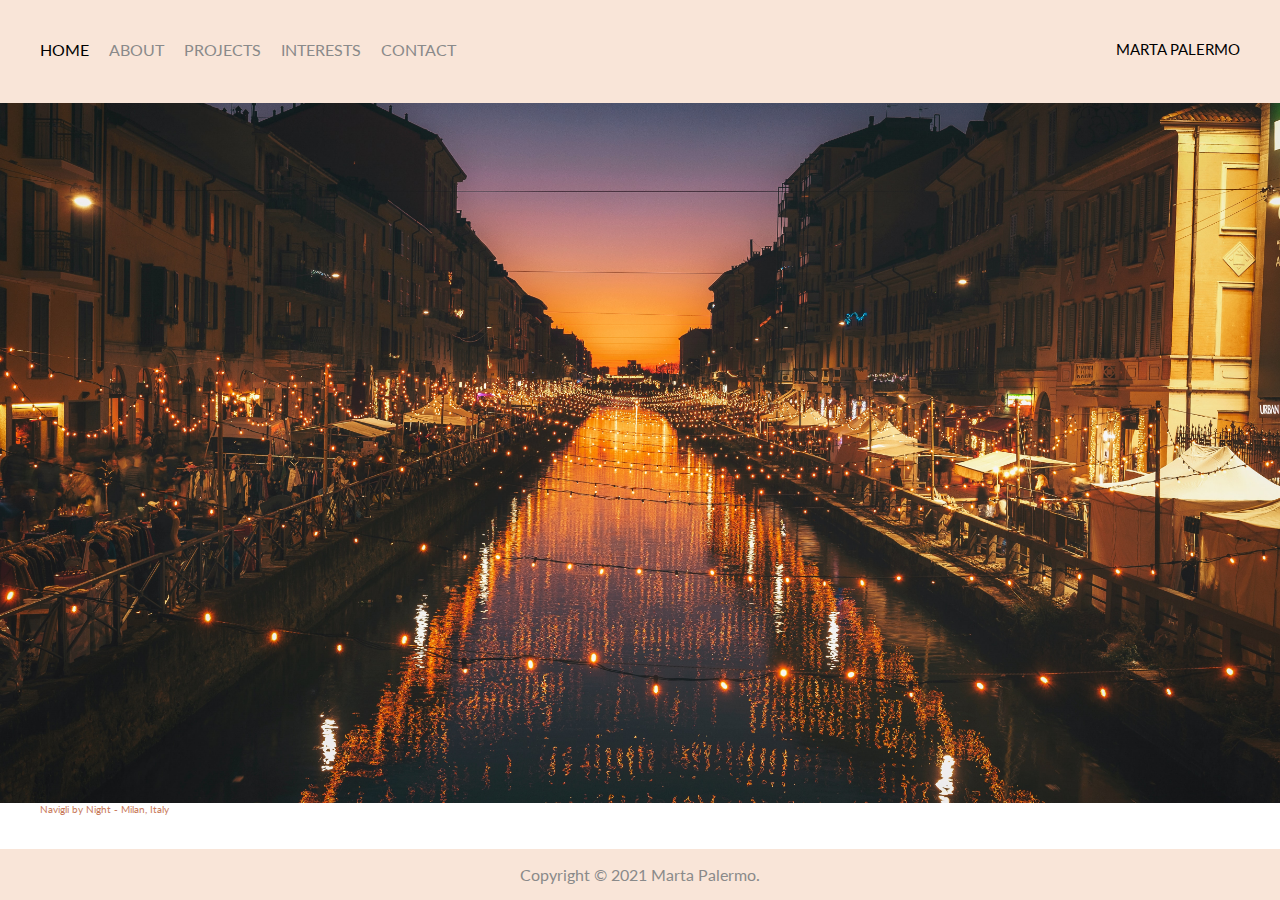
<file: index.html>
<!DOCTYPE html>
<html>
<head>
    
    <meta charset="utf-8" />
    <meta name="viewport" content="width=device-width, initial-scale=1.0"> 
    <title>Marta Palermo</title>
    <link href="https://fonts.googleapis.com/css2?family=Allison&family=Bebas+Neue&family=Lato&display=swap" rel="stylesheet"> 
    <link rel="stylesheet" href="styles.css">

</head>
<body>
    <div class="container">
        <div class="nav-wrap">
            <div class="left-nav">

                <div class="nav-link-wrap active-nav-link">
                <!-- <div class="nav-link-wrap "> -->
                    <a href="index.html">Home</a>
                </div>

                <div class="nav-link-wrap">
                    <a href="about.html">About</a>
                </div>

                <div class="nav-link-wrap">
                    <a href="projects.html">Projects</a>
                </div>

                <div class="nav-link-wrap">
                    <a href="interests.html">Interests</a>
                </div>

                <div class="nav-link-wrap">
                    <a href="contact.html">Contact</a>
                </div>

            </div>

            <div class="right-nav">
                <div class="name">
                    <div>MARTA PALERMO</div>
                </div>
            </div>
        </div>

        <!-- main wrap holds everything underneath nav bar -->
       <div class="main-wrap"> 
           <!-- portfolio items wrap holds all  -->

           <div class="portfolio-items-wrap">

                <div class="portfolio-item-wrap">
                    <div class="portfolio-img-background" style="background-image:url(res/navigli_notte.jpg);">
                    </div>

                    <div class="caption">
                        <div> Navigli by Night - Milan, Italy</div>
                    </div>

                    <!-- <div class="img-text-wrap">
                        <div class="subtitle">
                            <div>MARTA</div>
                            <div>PALERMO</div>
                        </div>
                    </div> -->

                </div>         
           </div>
       </div>

        <div class="footer-special">
            <p>Copyright &copy; 2021 Marta Palermo.</p>
        </div>

    </div>
</body>
</html>
</file>
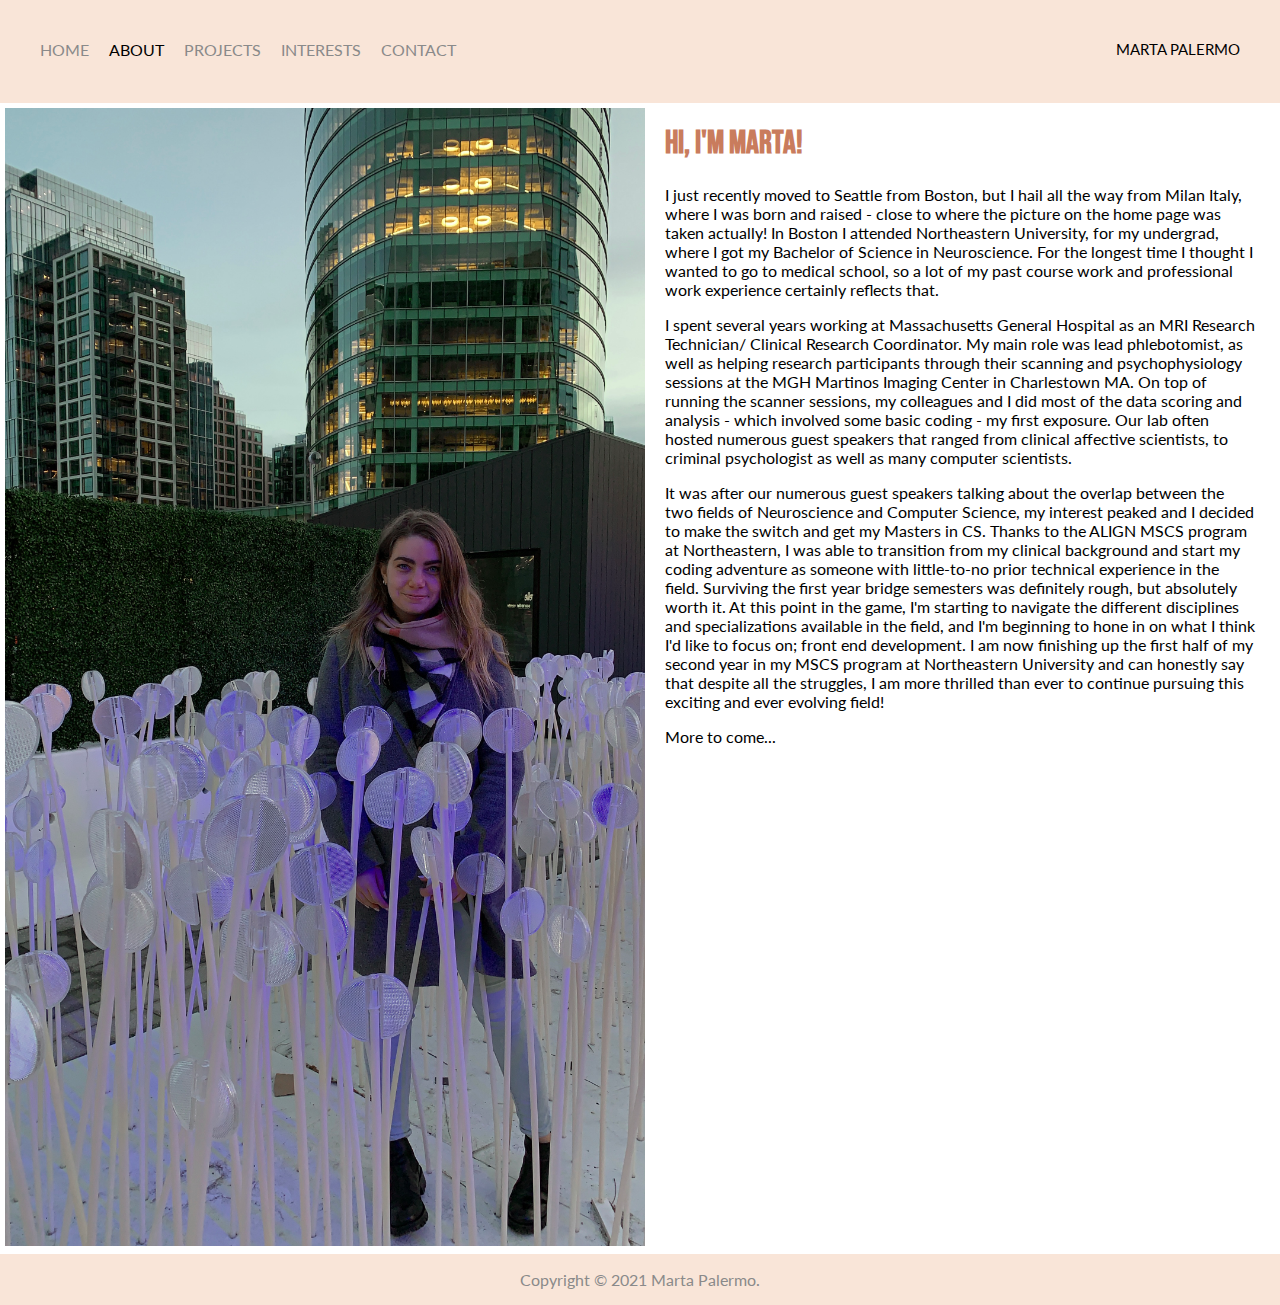
<file: about.html>
<!DOCTYPE html>
<html>
<head>
    <meta charset="utf-8" />
    <meta name="viewport" content="width=device-width, initial-scale=1.0"> 
    <title>Marta Palermo</title>
    <link href="https://fonts.googleapis.com/css2?family=Allison&family=Bebas+Neue&family=Lato&display=swap" rel="stylesheet"> 
    <link rel="stylesheet" href="styles.css">

</head>
<body>
    <div class="container">
        <div class="nav-wrap">
            <div class="left-nav">
                
                <div class="nav-link-wrap">
                    <a href="index.html">Home</a>
                </div>

                <div class="nav-link-wrap active-nav-link">
                    <a href="about.html">About</a>
                </div>

                <div class="nav-link-wrap">
                    <a href="projects.html">Projects</a>
                </div>

                <div class="nav-link-wrap">
                    <a href="interests.html">Interests</a>
                </div>

                <div class="nav-link-wrap">
                    <a href="contact.html">Contact</a>
                </div>

            </div>

            <div class="right-nav">
                <div class="name">
                    <div>MARTA PALERMO</div>
                </div>
            </div>
        </div>


        <!-- main wrap holds everything underneath nav bar -->
       <div class="main-wrap"> 
           <div class="two-column-wrap">
               <div class="profile-img-wrap">
                    <img src="res/marta.jpg">
               </div>

               <div class="profile-content-wrap">
                    <h1>Hi, I'm Marta!</h1>
                    <p> I just recently moved to Seattle from Boston, but I hail all the way from Milan Italy, where I was born and raised - close to where the picture on the home page was taken actually!
                        In Boston I attended Northeastern University, for my undergrad, where I got my Bachelor of Science in Neuroscience. For the longest time I thought I wanted to go to 
                        medical school, so a lot of my past course work and professional work experience certainly reflects that. 
                    </p>
                    <p>I spent several years working at Massachusetts General Hospital as an MRI Research Technician/ Clinical Research Coordinator. 
                        My main role was lead phlebotomist, as well as helping research participants through their scanning and psychophysiology sessions at the MGH Martinos Imaging Center in Charlestown MA. 
                        On top of running the scanner sessions, my colleagues and I did most of the data scoring and analysis - which involved some basic coding - my first exposure. 
                        Our lab often hosted numerous guest speakers that ranged from clinical affective scientists, to criminal psychologist as well as many computer scientists. 
                    </p>
                    <p>    
                        It was after our numerous guest speakers talking about the overlap between the two fields of Neuroscience and Computer Science, my interest peaked and I decided to make the switch and get my Masters in CS.
                        Thanks to the ALIGN MSCS program at Northeastern, I was able to transition from my clinical background and start my coding adventure as someone with little-to-no prior technical experience in the field. 
                        Surviving the first year bridge semesters was definitely rough, but absolutely worth it. At this point in the game, 
                        I'm starting to navigate the different disciplines and specializations available in the field, 
                        and I'm beginning to hone in on what I think I'd like to focus on; front end development.
                        I am now finishing up the first half of my second year in my MSCS program at Northeastern University and can honestly say that despite all the struggles, I am more thrilled than ever to continue pursuing this exciting and ever evolving field!
                    </p>  
                    <p> More to come... </p>
               
               </div>
           </div>
       </div>

        <footer>
            <p>Copyright &copy; 2021 Marta Palermo.</p>
        </footer>

    </div>
</body>
</html>
</file>
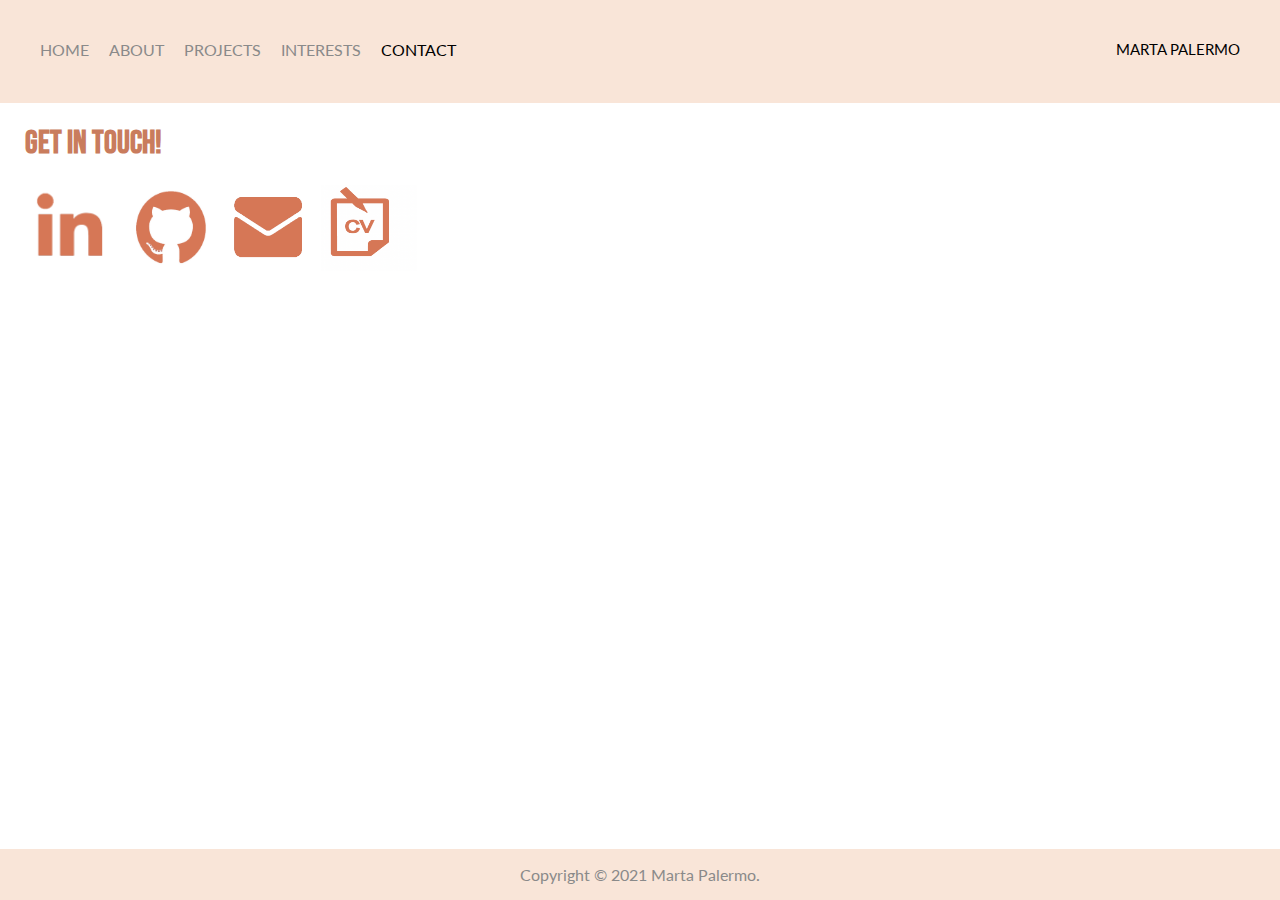
<file: contact.html>
<!DOCTYPE html>
<html>
<head>
    <meta charset="utf-8" />
    <meta name="viewport" content="width=device-width, initial-scale=1.0"> 
    <title>Marta Palermo</title>
    <link href="https://fonts.googleapis.com/css2?family=Allison&family=Bebas+Neue&family=Lato&display=swap" rel="stylesheet"> 
    <link rel="stylesheet" href="styles.css">

</head>
<body>
    <div class="container">
        <div class="nav-wrap">
            <div class="left-nav">

                <div class="nav-link-wrap">
                    <a href="index.html">Home</a>
                </div>

                <div class="nav-link-wrap">
                    <a href="about.html">About</a>
                </div>

                <div class="nav-link-wrap">
                    <a href="projects.html">Projects</a>
                </div>

                <div class="nav-link-wrap">
                    <a href="interests.html">Interests</a>
                </div>

                <div class="nav-link-wrap active-nav-link">
                    <a href="contact.html">Contact</a>
                </div>

            </div>

            <div class="right-nav">
                <div class="name">
                    <div>MARTA PALERMO</div>
                </div>
            </div>
        </div>

        <!-- main wrap holds everything underneath nav bar -->
       <div class="main-wrap"> 
            <div class="profile-content-wrap">
                <h1>Get in touch!</h1>
         
                    <span><a href="https://www.linkedin.com/in/marta-palermo-08752b118/">
                        <img src="res/linkedin-copy.png" width="92" height="86" title="LinkedIn link"></a></span>

                    <span> <a href="https://github.com/martapalermo">
                        <img src="res/git-copy.png" width="96" height="86" title="Github link"></a></span> 

                    <span> <a href="mailto: palermo.m@northeastern.edu">
                        <img src="res/email-copy.png" width="96" height="86" title="Email"></a></span>     

                    <span> <a href="res/FormalResume_MP0123.pdf" target="_blank">
                        <img src="res/res2-copy.png" width="96" height="86" title="Resume PDF"></a></span>
                   
            </div> 
       </div>

        <div class="footer-special">
            <p>Copyright &copy; 2021 Marta Palermo.</p>
        </div>

    </div>
</body>
</html>
</file>
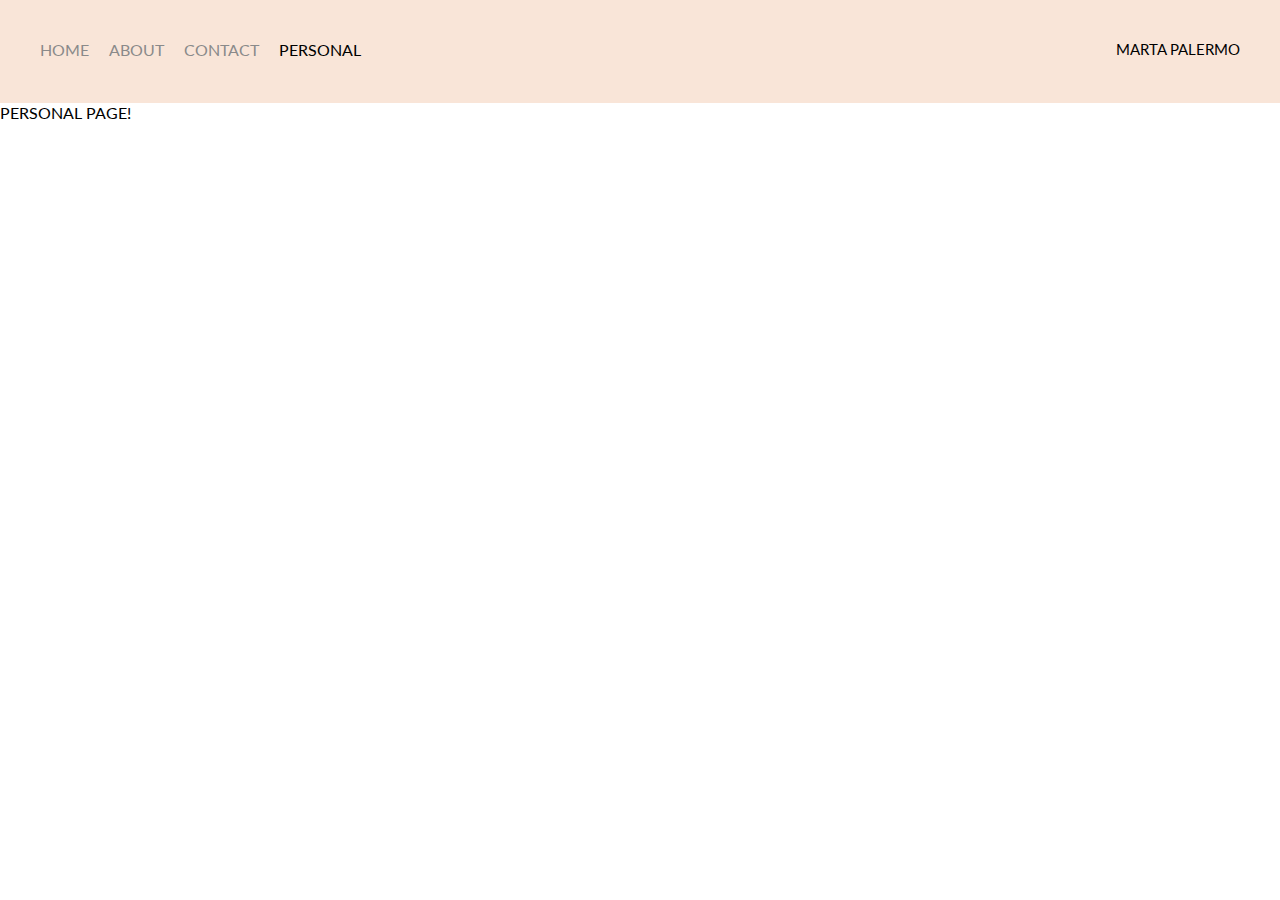
<file: personal.html>
<!DOCTYPE html>
<html>
<head>
    <meta charset="utf-8" />
    <title>Marta's Website</title>
    <link href="https://fonts.googleapis.com/css2?family=Bebas+Neue&family=Lato&display=swap" rel="stylesheet">
    <link rel="stylesheet" href="styles.css">

</head>
<body>
    <div class="container">
        <div class="nav-wrap">
            <div class="left-nav">
                <div class="nav-link-wrap">
                    <a href="index.html">Home</a>
                </div>

                <div class="nav-link-wrap">
                    <a href="about.html">About</a>
                </div>

                <div class="nav-link-wrap">
                    <a href="contact.html">Contact</a>
                </div>

                <div class="nav-link-wrap  active-nav-link">
                    <a href="personal.html">Personal</a>
                </div>

            </div>

            <div class="right-nav">
                <div class="name">
                    <div>MARTA PALERMO</div>
                </div>
            </div>
        </div>

        <!-- main wrap holds everything underneath nav bar -->
       <div class="main-wrap"> 
            <div> PERSONAL PAGE! </div>
       </div>

    </div>
</body>
</html>
</file>
<file: styles.css>
body {
    margin: 0px;
    font-family: "Lato", sans-serif;;
}

footer {
    position:relative;
    font-family: "Lato", sans-serif;
    width: 100%;
    left: 0;
    bottom: 0;
    background-color: #f9e5d8;;
    color: #8a8a8a;
    text-align: center;
}

.footer-special {
    position:fixed;
    font-family: "Lato", sans-serif;
    width: 100%;
    left: 0;
    bottom: 0;
    background-color: #f9e5d8;;
    color: #8a8a8a;
    text-align: center;
}

.name {
    font-family: "Lato", sans-serif;
    font-size: 15px;
}

.title-link {
    font-size: 29px;
}

.caption {
    color: #c97c5d;
    font-family: "Lato", sans-serif;
    font-size: 10px;
    padding-left: 40px;
}


/* css grid */
.container {
    display: grid;
    grid-template-columns: 1 fr; 
}

/* Navigation Bar styles  */
.nav-wrap {
    display: flex;
    justify-content: space-between;
    padding: 40px;
    background-color: #f9e5d8;
}

.left-nav {
    display: flex;
}

/* this traverses through a tree of classes 
all the way from outer to inner */
.nav-wrap > .left-nav > div {
    margin-right: 20px;
    font-size: 1em; /* em is a precentage */
    font-family: "Lato", sans-serif;
    text-transform: uppercase;
}

.nav-link-wrap {
    height: 22px;
    border-bottom: 1px solid transparent;
    transition: border-bottom 0.5s;
}

/* only grab the a links inside the wrappe */
.nav-link-wrap a {
    color: #8a8a8a;
    text-decoration: none;
    transition: color 0.5s;
}

.nav-link-wrap a:active {
    border-bottom: 1px solid black;
    color: black;
}

/* when hovering, font color changes and line gets added */
.nav-link-wrap a:hover {
    color:black;
}

.active-nav-link a {
    color: black !important;
}

/* Portfolio style */
.portfolio-items-wrap {
    display: grid;
    grid-template-columns: 1fr;
    height: auto;
}

.portfolio-item-wrap {
    position: relative;
}

    /* styles cover and image related items */
.portfolio-img-background {
    height: 700px;
    width: 100%;
    background-size: cover;
    background-position: center;
    background-repeat: no-repeat;
}

.img-text-wrap {
    position: absolute;
    top: 0;
    display: flex;
    flex-direction: column;
    justify-content: center;
    align-items: center;
    height: 100%;
    text-align: center;
    padding-left: 25%;
    /* padding-right: 100px; */
}

.img-text-wrap {
    width: 50%;
    margin-bottom: 20px;
}

.img-text-wrap .subtitle {
    transition: 1s;
    color: transparent;
    font-weight: 600;
}    


/* needs to be more specific with selector */
.img-text-wrap:hover .subtitle {
    font-size: 50px;
    color: whitesmoke;
    font-family: "Lato", sans-serif;
}

.img-darken {
    transition: 1s;
    filter: brightness(10%);
}

/* ABOUT PAGE STYLES */

.two-column-wrap {
    display: grid;
    grid-template-columns: 1fr 1fr;
}

.profile-img-wrap img {
    width: 100%;
    padding: 5px;
}

.profile-content-wrap {
    padding-left: 25px;
    padding-right: 25px;

}

.profile-content-wrap h1 {
    color: #c97c5d;
    font-family: "Bebas Neue", sans-serif;
}

/* screen size rendition */
@media screen and (max-width: 600px) {
    .profile-content-wrap h1 {
        transition: font-size ease-in-out 0.5s;
        font-size: 20px;
    }

    .title-link {
        transition: font-size ease-in-out 0.8s;
        font-size: 18px;
    }
    
    .nav-wrap {
        transition: padding ease-in-out 0.8s;
        padding: 18px;
    }
    
    .nav-link-wrap a, .name {
        transition: font-size ease-in-out 0.8s;
        font-size: small;
    }

    body {
        transition: font-size ease-in-out 0.8s;
        font-size: smaller;
    }

    video {
        transition: width ease-in-out 0.8s, height ease-in-out 0.8s;
        width: 300px;
        height: 300px;
    }

}

/* STYLING FOR PROJECTS */
.image-grid {
    box-sizing: border-box;
    padding-top: 15px;
    padding-bottom: 15px;
    
    display: grid;
    grid-template-columns: rep(4, 1fr);
    grid-auto-rows: 300px;
    gap: 15px;
}

/* .image-grid:hover .subtitle {
    font-size: 15px;
    color: aqua;
    font-family: "Lato", sans-serif;
} */

@media screen and (max-width: 1024px) {
    .image-grid {
        grid-template-columns: rep(1, 1fr);
        grid-auto-rows: 200px;
    }
}

.image-grid > img {
    width: 100%;
    height: 100%;
    object-fit: cover;
}

.image-grid-col-2 {
    grid-column: span 2;
}

.image-grid-row-2 {
    grid-row: span 2;
}

/* STYLING FOR HOVER OVER IMAGE CAPTION */

/* .image-grid img:hover {
    opacity: 50%;
    transition: opacity 0.8s;
    content: counter(title);
} */

.text-container {
    position: relative;
    width: auto;
}

.image {
    width: 100%;
    height: 100%; 
    object-fit: cover;
} 

/* .image-long {
    grid-column: span 2;
    grid-row: span 2;
    width: 100%;
    height: 100%; 
    object-fit: cover;
} */

.overlay {
    position: absolute;
    top: 0;
    bottom: 0;
    left: 0;
    right: 0;
    height: 100%;
    width: 100%;
    opacity: 0;
    transition: .5s ease;
    background-color: #eeb1a8;
}

.text-container:hover .overlay {
    opacity: 1;
}

.text {
    color: white;
    font-size: 20px;
    position: absolute;
    top: 50%;
    left: 50%;
    transform: translate(-50%, -50%);
    -ms-transform: translate(-50%, -50%);
}
</file>
